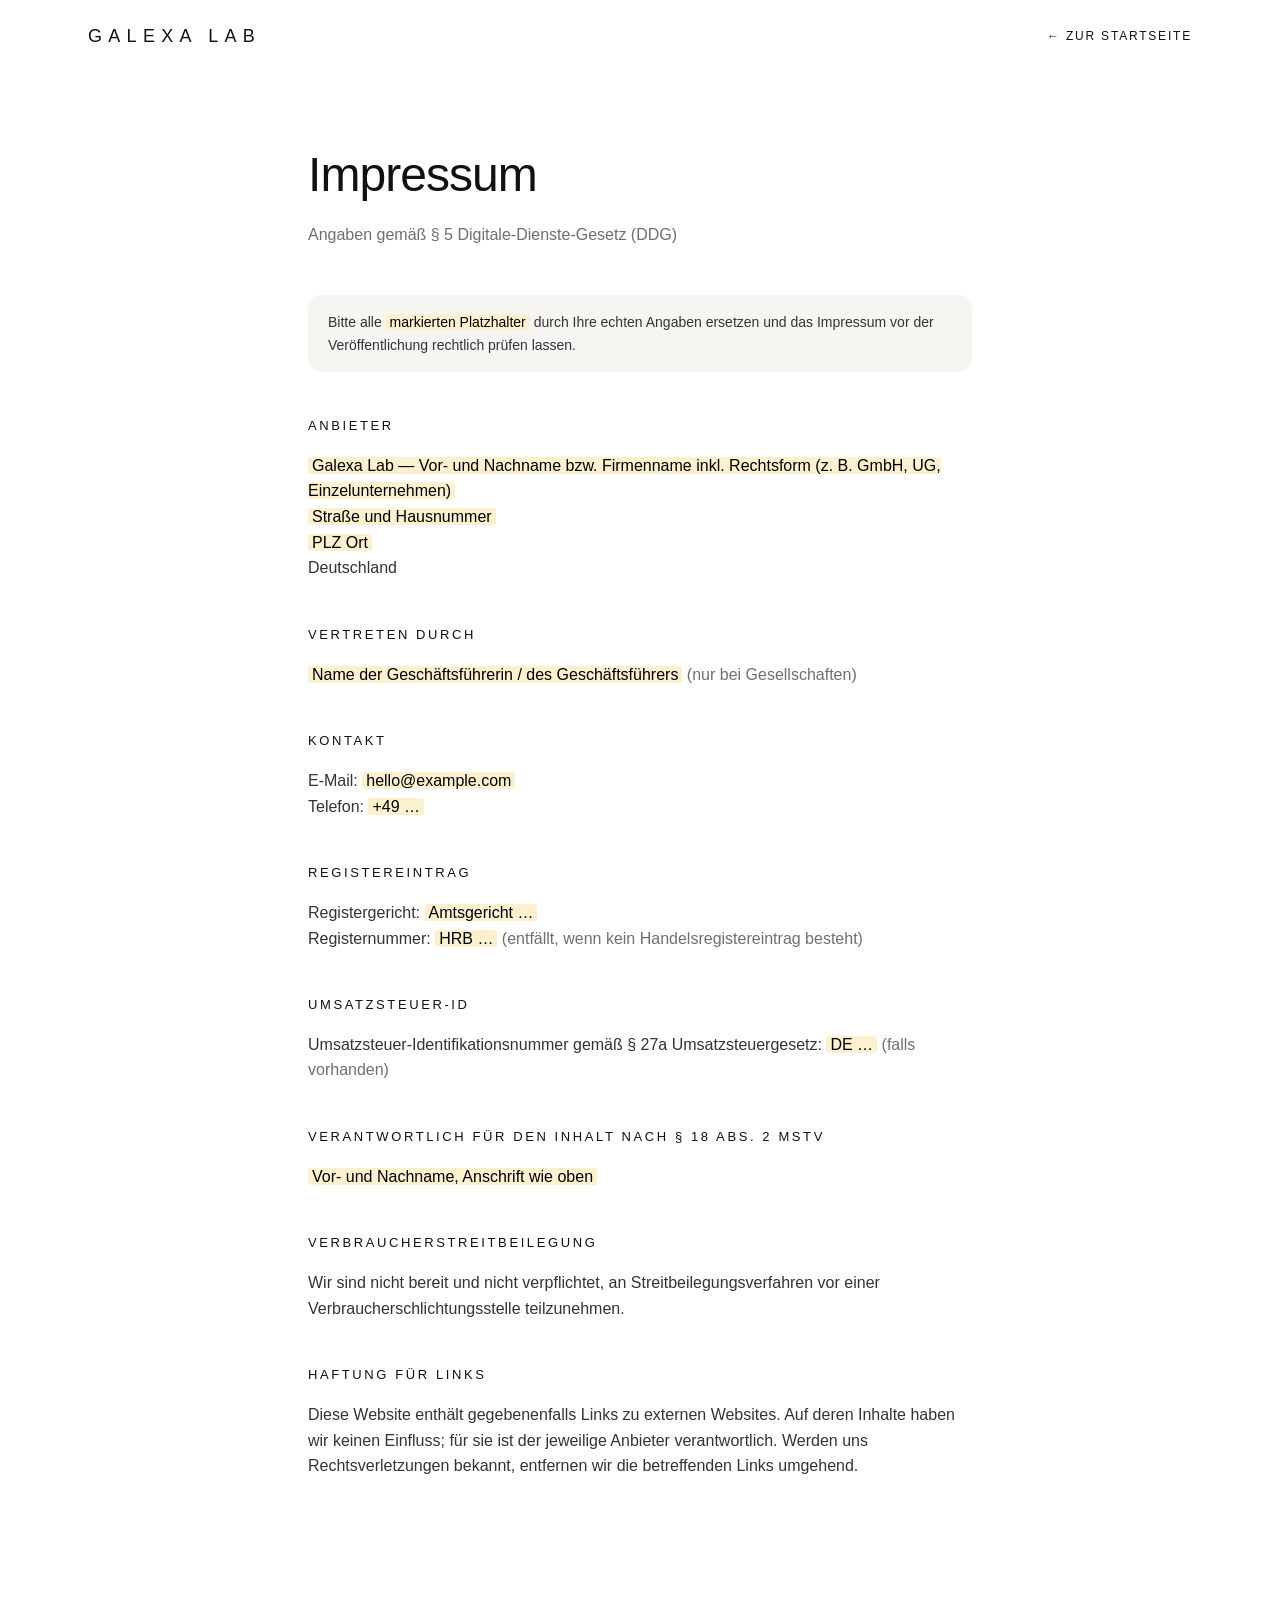
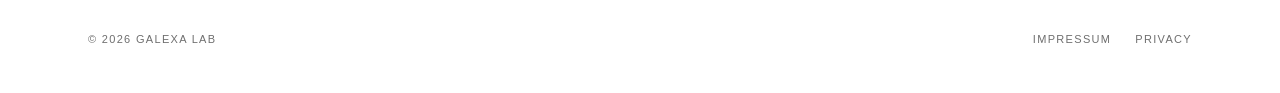
<file: impressum.html>
<!doctype html>
<html lang="de">
<head>
  <meta charset="utf-8" />
  <meta name="viewport" content="width=device-width, initial-scale=1, viewport-fit=cover" />
  <title>Impressum — Galexa Lab</title>
  <meta name="robots" content="noindex" />
  <link rel="stylesheet" href="assets/style.css?v=7" />
</head>
<body>

  <header class="site-header">
    <div class="wrap header-bar">
      <a href="index.html" class="logo">Galexa Lab</a>
      <a href="index.html" class="link">← Zur Startseite</a>
    </div>
  </header>

  <main class="wrap legal">
    <h1>Impressum</h1>
    <p class="sub">Angaben gemäß § 5 Digitale-Dienste-Gesetz (DDG)</p>

    <p class="legal-note">Bitte alle <mark>markierten Platzhalter</mark> durch Ihre echten Angaben ersetzen und das Impressum vor der Veröffentlichung rechtlich prüfen lassen.</p>

    <h2>Anbieter</h2>
    <p>
      <mark>Galexa Lab — Vor- und Nachname bzw. Firmenname inkl. Rechtsform (z. B. GmbH, UG, Einzelunternehmen)</mark><br />
      <mark>Straße und Hausnummer</mark><br />
      <mark>PLZ Ort</mark><br />
      Deutschland
    </p>

    <h2>Vertreten durch</h2>
    <p><mark>Name der Geschäftsführerin / des Geschäftsführers</mark> <span class="muted">(nur bei Gesellschaften)</span></p>

    <h2>Kontakt</h2>
    <p>
      E-Mail: <mark>hello@example.com</mark><br />
      Telefon: <mark>+49 …</mark>
    </p>

    <h2>Registereintrag</h2>
    <p>
      Registergericht: <mark>Amtsgericht …</mark><br />
      Registernummer: <mark>HRB …</mark>
      <span class="muted">(entfällt, wenn kein Handelsregistereintrag besteht)</span>
    </p>

    <h2>Umsatzsteuer-ID</h2>
    <p>Umsatzsteuer-Identifikationsnummer gemäß § 27a Umsatzsteuergesetz: <mark>DE …</mark> <span class="muted">(falls vorhanden)</span></p>

    <h2>Verantwortlich für den Inhalt nach § 18 Abs. 2 MStV</h2>
    <p><mark>Vor- und Nachname, Anschrift wie oben</mark></p>

    <h2>Verbraucherstreitbeilegung</h2>
    <p>Wir sind nicht bereit und nicht verpflichtet, an Streitbeilegungsverfahren vor einer Verbraucherschlichtungsstelle teilzunehmen.</p>

    <h2>Haftung für Links</h2>
    <p>Diese Website enthält gegebenenfalls Links zu externen Websites. Auf deren Inhalte haben wir keinen Einfluss; für sie ist der jeweilige Anbieter verantwortlich. Werden uns Rechtsverletzungen bekannt, entfernen wir die betreffenden Links umgehend.</p>
  </main>

  <footer class="wrap site-footer">
    <span>© 2026 Galexa Lab</span>
    <nav>
      <a href="impressum.html">Impressum</a>
      <a href="privacy.html">Privacy</a>
    </nav>
  </footer>
</body>
</html>
</file>
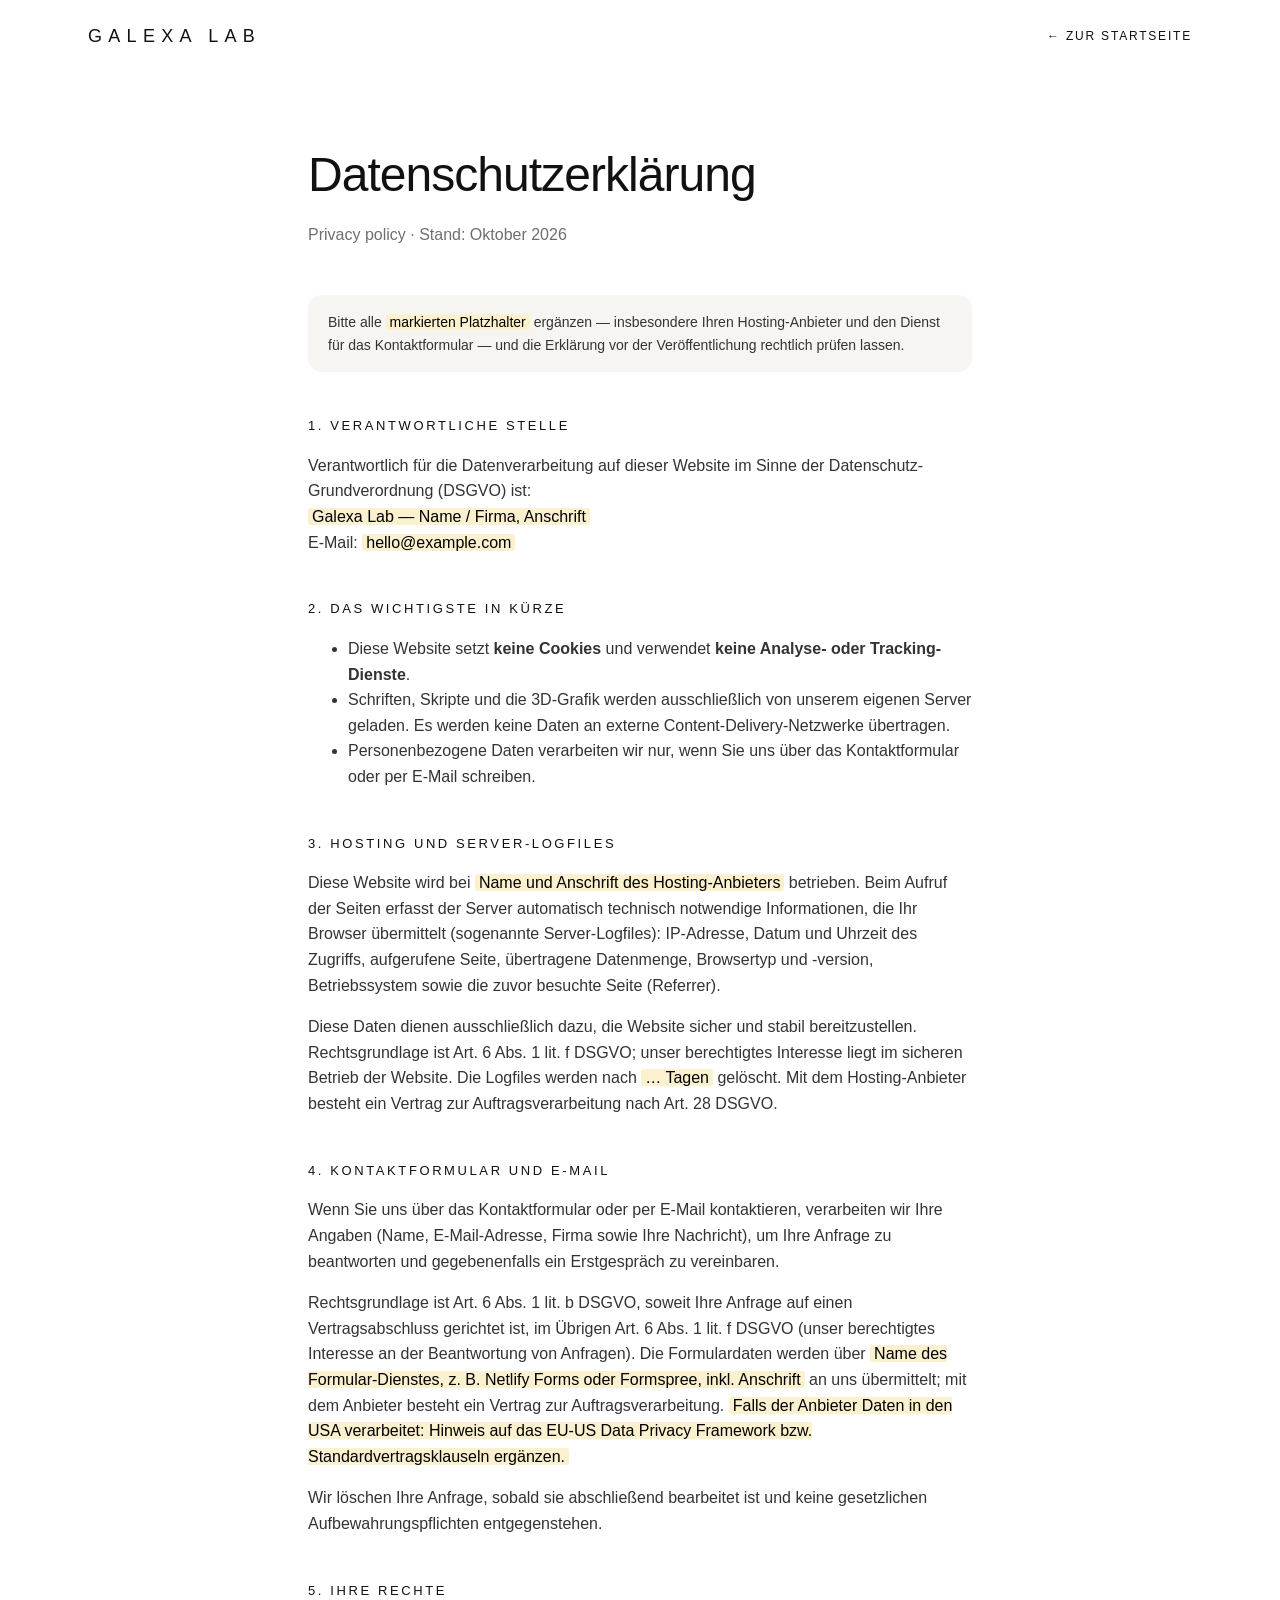
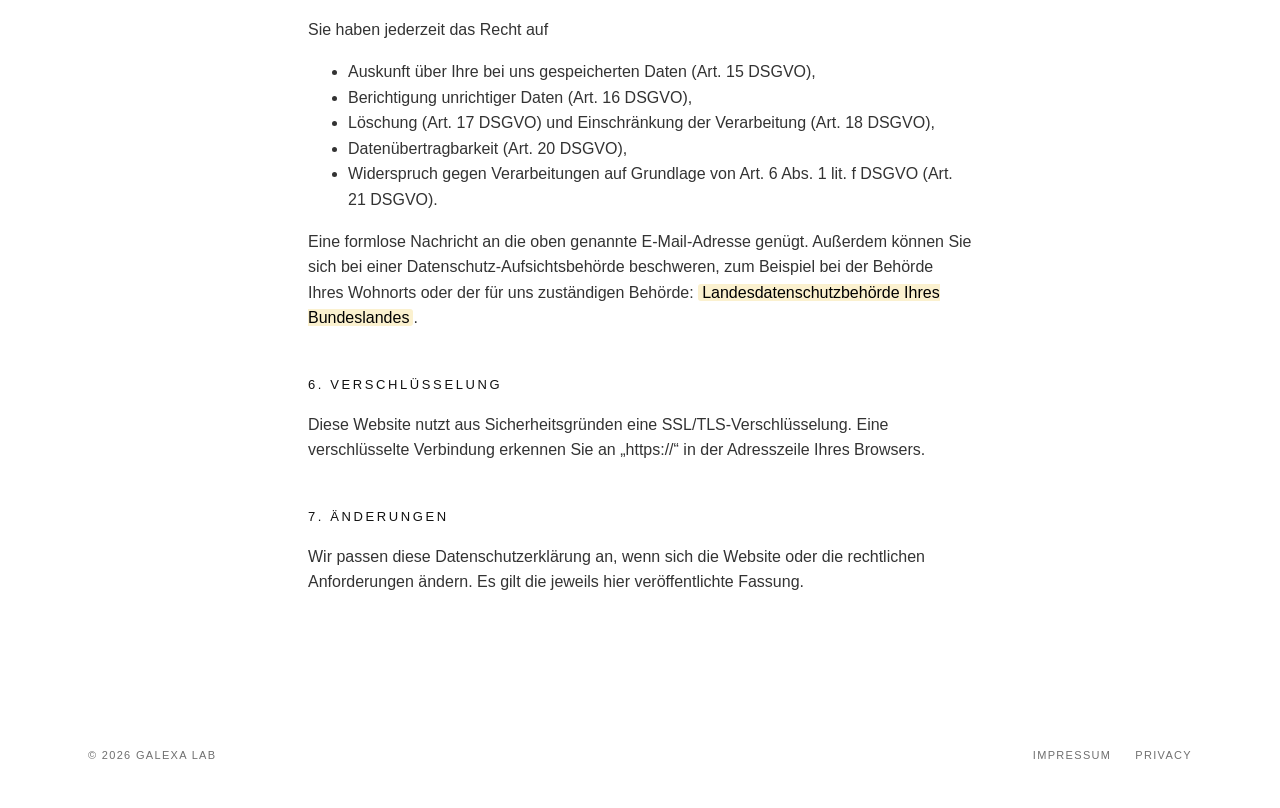
<file: privacy.html>
<!doctype html>
<html lang="de">
<head>
  <meta charset="utf-8" />
  <meta name="viewport" content="width=device-width, initial-scale=1, viewport-fit=cover" />
  <title>Datenschutz — Galexa Lab</title>
  <meta name="robots" content="noindex" />
  <link rel="stylesheet" href="assets/style.css?v=7" />
</head>
<body>

  <header class="site-header">
    <div class="wrap header-bar">
      <a href="index.html" class="logo">Galexa Lab</a>
      <a href="index.html" class="link">← Zur Startseite</a>
    </div>
  </header>

  <main class="wrap legal">
    <h1>Datenschutzerklärung</h1>
    <p class="sub">Privacy policy · Stand: Oktober 2026</p>

    <p class="legal-note">Bitte alle <mark>markierten Platzhalter</mark> ergänzen — insbesondere Ihren Hosting-Anbieter und den Dienst für das Kontaktformular — und die Erklärung vor der Veröffentlichung rechtlich prüfen lassen.</p>

    <h2>1. Verantwortliche Stelle</h2>
    <p>
      Verantwortlich für die Datenverarbeitung auf dieser Website im Sinne der Datenschutz-Grundverordnung (DSGVO) ist:<br />
      <mark>Galexa Lab — Name / Firma, Anschrift</mark><br />
      E-Mail: <mark>hello@example.com</mark>
    </p>

    <h2>2. Das Wichtigste in Kürze</h2>
    <ul>
      <li>Diese Website setzt <strong>keine Cookies</strong> und verwendet <strong>keine Analyse- oder Tracking-Dienste</strong>.</li>
      <li>Schriften, Skripte und die 3D-Grafik werden ausschließlich von unserem eigenen Server geladen. Es werden keine Daten an externe Content-Delivery-Netzwerke übertragen.</li>
      <li>Personenbezogene Daten verarbeiten wir nur, wenn Sie uns über das Kontaktformular oder per E-Mail schreiben.</li>
    </ul>

    <h2>3. Hosting und Server-Logfiles</h2>
    <p>Diese Website wird bei <mark>Name und Anschrift des Hosting-Anbieters</mark> betrieben. Beim Aufruf der Seiten erfasst der Server automatisch technisch notwendige Informationen, die Ihr Browser übermittelt (sogenannte Server-Logfiles): IP-Adresse, Datum und Uhrzeit des Zugriffs, aufgerufene Seite, übertragene Datenmenge, Browsertyp und -version, Betriebssystem sowie die zuvor besuchte Seite (Referrer).</p>
    <p>Diese Daten dienen ausschließlich dazu, die Website sicher und stabil bereitzustellen. Rechtsgrundlage ist Art. 6 Abs. 1 lit. f DSGVO; unser berechtigtes Interesse liegt im sicheren Betrieb der Website. Die Logfiles werden nach <mark>… Tagen</mark> gelöscht. Mit dem Hosting-Anbieter besteht ein Vertrag zur Auftragsverarbeitung nach Art. 28 DSGVO.</p>

    <h2>4. Kontaktformular und E-Mail</h2>
    <p>Wenn Sie uns über das Kontaktformular oder per E-Mail kontaktieren, verarbeiten wir Ihre Angaben (Name, E-Mail-Adresse, Firma sowie Ihre Nachricht), um Ihre Anfrage zu beantworten und gegebenenfalls ein Erstgespräch zu vereinbaren.</p>
    <p>Rechtsgrundlage ist Art. 6 Abs. 1 lit. b DSGVO, soweit Ihre Anfrage auf einen Vertragsabschluss gerichtet ist, im Übrigen Art. 6 Abs. 1 lit. f DSGVO (unser berechtigtes Interesse an der Beantwortung von Anfragen). Die Formulardaten werden über <mark>Name des Formular-Dienstes, z. B. Netlify Forms oder Formspree, inkl. Anschrift</mark> an uns übermittelt; mit dem Anbieter besteht ein Vertrag zur Auftragsverarbeitung. <mark>Falls der Anbieter Daten in den USA verarbeitet: Hinweis auf das EU-US Data Privacy Framework bzw. Standardvertragsklauseln ergänzen.</mark></p>
    <p>Wir löschen Ihre Anfrage, sobald sie abschließend bearbeitet ist und keine gesetzlichen Aufbewahrungspflichten entgegenstehen.</p>

    <h2>5. Ihre Rechte</h2>
    <p>Sie haben jederzeit das Recht auf</p>
    <ul>
      <li>Auskunft über Ihre bei uns gespeicherten Daten (Art. 15 DSGVO),</li>
      <li>Berichtigung unrichtiger Daten (Art. 16 DSGVO),</li>
      <li>Löschung (Art. 17 DSGVO) und Einschränkung der Verarbeitung (Art. 18 DSGVO),</li>
      <li>Datenübertragbarkeit (Art. 20 DSGVO),</li>
      <li>Widerspruch gegen Verarbeitungen auf Grundlage von Art. 6 Abs. 1 lit. f DSGVO (Art. 21 DSGVO).</li>
    </ul>
    <p>Eine formlose Nachricht an die oben genannte E-Mail-Adresse genügt. Außerdem können Sie sich bei einer Datenschutz-Aufsichtsbehörde beschweren, zum Beispiel bei der Behörde Ihres Wohnorts oder der für uns zuständigen Behörde: <mark>Landesdatenschutzbehörde Ihres Bundeslandes</mark>.</p>

    <h2>6. Verschlüsselung</h2>
    <p>Diese Website nutzt aus Sicherheitsgründen eine SSL/TLS-Verschlüsselung. Eine verschlüsselte Verbindung erkennen Sie an „https://“ in der Adresszeile Ihres Browsers.</p>

    <h2>7. Änderungen</h2>
    <p>Wir passen diese Datenschutzerklärung an, wenn sich die Website oder die rechtlichen Anforderungen ändern. Es gilt die jeweils hier veröffentlichte Fassung.</p>
  </main>

  <footer class="wrap site-footer">
    <span>© 2026 Galexa Lab</span>
    <nav>
      <a href="impressum.html">Impressum</a>
      <a href="privacy.html">Privacy</a>
    </nav>
  </footer>
</body>
</html>
</file>
<file: assets/style.css>
:root {
  --bg: #ffffff;
  --band: #f6f5f2;
  --sky-top: #e8edf2;
  --sky-bottom: #f6f3ee;
  --fg: #111111;
  --muted: #6f6f6f;
  --soft: #ecebe7;
  --font: "Helvetica Neue", Helvetica, Arial, sans-serif;
  --gutter: clamp(16px, 4vw, 48px);
  /* pastel accents */
  --p-busy: #e9e3df;
  --p-analysis: #cddff3;
  --p-clients: #ddd5f5;
  --p-ideas: #f6e6b4;
  --p-core: #f3f2ef;
}

* { box-sizing: border-box; }
html { scroll-behavior: smooth; scroll-padding-top: 80px; }
body {
  margin: 0;
  background: var(--bg);
  color: var(--fg);
  font-family: var(--font);
  font-size: 16px;
  line-height: 1.6;
  -webkit-font-smoothing: antialiased;
}
a { color: inherit; text-decoration: none; }
a:hover { opacity: .6; }

.wrap { padding-inline: var(--gutter); max-width: 1200px; margin: 0 auto; }
.narrow { max-width: 720px; }
.muted { color: var(--muted); }
.center { text-align: center; }

/* ---------- Header ---------- */
.site-header {
  position: sticky; top: env(safe-area-inset-top, 0px); z-index: 20;
  background: rgba(255,255,255,.8);
  backdrop-filter: blur(10px);
  transition: box-shadow .3s;
}
/* a soft fade under the header instead of a line */
.site-header.scrolled { box-shadow: 0 10px 30px -18px rgba(0,0,0,.18); }
.header-bar {
  display: flex; align-items: center; justify-content: space-between;
  padding-block: 22px;
}
.logo { font-size: 18px; letter-spacing: .35em; text-transform: uppercase; }
.nav { display: flex; align-items: center; gap: 32px; }
.nav a { font-size: 11px; letter-spacing: .2em; text-transform: uppercase; }
.menu-toggle {
  display: none; background: none; border: 0; padding: 0; cursor: pointer;
  font: inherit; font-size: 11px; letter-spacing: .2em; text-transform: uppercase; color: var(--fg);
}

/* ---------- Hero: full-screen 3D scene ---------- */
.hero {
  position: relative; overflow: hidden;
  /* --city: extra strip of skyline under the office, where the fade happens */
  --city: 20vh;
  height: calc(100svh - 82px + var(--city)); min-height: 620px;
  background: linear-gradient(100deg, #f1eff0 0%, #ebe8ea 42%, #f4f3f3 75%, #f7f7f7 100%);
}
/* soft plum glow drifting behind the office */
.hero::before {
  content: ""; position: absolute; inset: -15%; z-index: 0; pointer-events: none;
  background:
    radial-gradient(34% 58% at 30% 56%, rgba(150, 118, 148, .42) 0%, rgba(170, 146, 166, .3) 30%, rgba(205, 196, 203, .14) 56%, rgba(230, 226, 229, 0) 80%),
    radial-gradient(26% 34% at 40% 12%, rgba(170, 146, 162, .18), rgba(170, 146, 162, 0) 72%);
  filter: blur(24px);
  animation: orb-drift 24s ease-in-out infinite alternate;
}
@keyframes orb-drift {
  from { transform: translate(-3%, 2%) scale(1); }
  to   { transform: translate(4%, -3%) scale(1.08); }
}
.hero-tiles { position: absolute; inset: 0; width: 100%; height: 100%; z-index: 0; display: block; }
.hero > .office.is-3d { position: absolute; inset: 0; z-index: 0; cursor: pointer; touch-action: manipulation; }
.office.is-3d canvas { position: absolute; inset: 0; width: 100% !important; height: 100% !important; display: block; }
.hero-fade {
  position: absolute; inset: 0; z-index: 1; pointer-events: none;
  /* soft fade into the white page — only over the city strip, never over the office */
  background: linear-gradient(180deg,
    rgba(255,255,255,0) calc(100% - var(--city)), rgba(255,255,255,.55) calc(100% - var(--city) * .55), #fff 100%);
}
.hero-inner {
  position: relative; z-index: 2; pointer-events: none; height: 100%;
  display: flex; flex-direction: column; padding: 16px var(--gutter) calc(var(--city) + 4px);
}
.office-target { flex: 1; width: 100%; min-height: 0; }

/* ---------- Opening text: revealed step by step on scroll ---------- */
.opening { position: relative; height: 230vh; }
.opening-inner {
  position: sticky; top: 82px; height: calc(100svh - 82px);
  display: flex; flex-direction: column; align-items: center; justify-content: center; text-align: center;
}
.eyebrow { font-size: 11px; letter-spacing: .3em; text-transform: uppercase; margin: 0 0 24px; }
.opening h1 {
  font-size: clamp(44px, 7vw, 104px);
  font-weight: 300; line-height: 1.02; letter-spacing: -.02em;
  margin: 0 0 32px;
}
.opening h1 span { display: block; }
.lead { font-size: clamp(17px, 1.7vw, 21px); max-width: 620px; margin: 0 auto 40px; color: #2a2a2a; }
.actions { display: flex; flex-wrap: wrap; justify-content: center; align-items: center; gap: 18px 32px; }
.link { font-size: 12px; letter-spacing: .15em; text-transform: uppercase; }
.js .opening [data-step] {
  opacity: 0; transform: translateY(26px); filter: blur(8px); visibility: hidden;
  transition: opacity .45s ease, transform .45s cubic-bezier(.2, .8, .2, 1), filter .45s ease, visibility 0s .45s;
}
.js .opening [data-step].shown {
  opacity: 1; transform: none; filter: none; visibility: visible;
  transition: opacity .45s ease, transform .45s cubic-bezier(.2, .8, .2, 1), filter .45s ease, visibility 0s;
}

/* ---------- Office illustration ---------- */
.office-target > .office svg { display: block; width: 100%; height: auto; cursor: pointer; }
.office-caption {
  pointer-events: auto; text-align: center; margin: 0;
  font-size: 11px; letter-spacing: .2em; text-transform: uppercase; color: var(--muted);
}
.office-caption #flowCount { color: #4f9e74; font-weight: 600; }
.office-overlay { position: absolute; inset: 0; pointer-events: none; }
.bub {
  position: absolute; width: var(--bub, 40px); aspect-ratio: 44 / 40;
  transform: translate(calc(-50% + var(--side) * var(--bub, 40px) * .32), -100%);
}
.bub > div { position: absolute; inset: 0; transition: opacity .3s ease, transform .35s cubic-bezier(.3, 1.4, .5, 1); }
.bub svg { width: 100%; height: 100%; display: block; overflow: visible; filter: drop-shadow(0 1px 2px rgba(0,0,0,.05)); }
.bub-calm { opacity: 0; transform: scale(.3) translateY(20%); }
.bub.calm .bub-calm { opacity: 1; transform: none; }
.bub.calm .bub-stress { opacity: 0; transform: scale(.5); }
/* SVG fallback states */
.office .stress, .office .calm-el {
  transform-box: fill-box; transform-origin: center;
  transition: opacity .4s ease, transform .4s cubic-bezier(.3, 1.4, .5, 1);
}
.office .calm-el { opacity: 0; transform: scale(.5); }
.office .calm .calm-el { opacity: 1; transform: none; }
.office .calm .stress { opacity: 0; transform: scale(.6); }
.office .leaf { fill: #b7c3b3; transition: fill .6s ease; }
.office .calm .leaf { fill: #93cfa8; }

.office .jitter, .office .float { transform-box: fill-box; transform-origin: center; }
.office .jitter { animation: jitter .5s steps(2) infinite; }
.office .float { animation: float 2.8s ease-in-out infinite; }
@keyframes jitter {
  0%   { transform: translate(0, 0) rotate(0); }
  50%  { transform: translate(.8px, -.6px) rotate(2deg); }
  100% { transform: translate(-.6px, .4px) rotate(-1.5deg); }
}
@keyframes float {
  0%, 100% { transform: translateY(0); }
  50%      { transform: translateY(-4px); }
}

.btn {
  display: inline-block;
  background: var(--fg); color: var(--bg);
  border: 1px solid var(--fg);
  padding: 16px 30px;
  font: inherit; font-size: 11px; letter-spacing: .25em; text-transform: uppercase;
  cursor: pointer; text-align: center;
}
.btn:hover { background: transparent; color: var(--fg); opacity: 1; }

/* Button design 1 — pill with an arrow that slides across and turns on hover.
   Active when <html data-buttons="arrow">. */
[data-buttons="arrow"] .btn-icon {
  position: relative; display: inline-flex; align-items: center; justify-content: center;
  height: 48px; padding: 4px 58px 4px 24px; border: 0; border-radius: 999px; overflow: hidden;
  background: var(--fg); color: #fff; cursor: pointer;
  font: inherit; font-size: 14px; font-weight: 500; letter-spacing: .01em; text-transform: none;
  transition: padding .5s ease;
}
[data-buttons="arrow"] .btn-icon .label { position: relative; z-index: 1; white-space: nowrap; }
[data-buttons="arrow"] .btn-icon .arrow {
  position: absolute; right: 4px; top: 50%; width: 40px; height: 40px; margin-top: -20px;
  display: flex; align-items: center; justify-content: center;
  border-radius: 50%; background: #fff; color: var(--fg);
  transition: right .5s ease, transform .5s ease;
}
[data-buttons="arrow"] .btn-icon:hover, [data-buttons="arrow"] .btn-icon:focus-visible { padding: 4px 24px 4px 58px; opacity: 1; }
[data-buttons="arrow"] .btn-icon:hover .arrow, [data-buttons="arrow"] .btn-icon:focus-visible .arrow { right: calc(100% - 44px); transform: rotate(45deg); }
[data-buttons="arrow"] .btn-icon:focus-visible { outline: 2px solid #8fb0a0; outline-offset: 3px; }
[data-buttons="arrow"] .btn-icon:disabled { opacity: .5; cursor: wait; }
[data-buttons="arrow"] .btn-icon.wide { width: 100%; }
[data-buttons="arrow"] .btn-icon.sm { height: 40px; padding: 4px 48px 4px 18px; font-size: 13px; }
[data-buttons="arrow"] .btn-icon.sm .arrow { width: 32px; height: 32px; margin-top: -16px; }
[data-buttons="arrow"] .btn-icon.sm:hover, [data-buttons="arrow"] .btn-icon.sm:focus-visible { padding: 4px 18px 4px 48px; }
[data-buttons="arrow"] .btn-icon.sm:hover .arrow, [data-buttons="arrow"] .btn-icon.sm:focus-visible .arrow { right: calc(100% - 36px); }
[data-buttons="arrow"] .nav a.btn-icon { font-size: 13px; letter-spacing: .01em; text-transform: none; }

/* Button design 2 — "liquid metal": black glossy pill with a flowing iridescent chrome ring.
   Active when <html data-buttons="metal">. */
@property --metal-angle { syntax: "<angle>"; inherits: false; initial-value: 0deg; }
@keyframes metal-flow { to { --metal-angle: 360deg; } }
[data-buttons="metal"] .btn-icon {
  position: relative; isolation: isolate; display: inline-flex; align-items: center; justify-content: center;
  height: 44px; padding: 0 28px; border: 0; border-radius: 999px; cursor: pointer;
  font: inherit; font-size: 15px; font-weight: 500; letter-spacing: .01em; text-transform: none; color: #8a8a8a;
  background: conic-gradient(from var(--metal-angle),
    #c9c9cf, #ffffff 8%, #b9c7ff 16%, #8f8f97 26%, #e6d0ff 36%, #fbfbfc 44%,
    #ffc9de 54%, #9d9da5 64%, #fff0c8 74%, #f2f2f4 84%, #c9c9cf);
  box-shadow: 0 12px 24px -8px rgba(0,0,0,.45);
  animation: metal-flow 5s linear infinite;
  transition: transform .2s ease, color .3s ease, box-shadow .2s ease;
}
/* glossy black fill, inset by the ring width */
[data-buttons="metal"] .btn-icon::before {
  content: ""; position: absolute; inset: 2.5px; z-index: -1; border-radius: inherit;
  background: linear-gradient(180deg, #1a1a1a 0%, #000 100%);
  box-shadow: inset 0 1px 0 rgba(255,255,255,.08);
}
/* soft glow: a blurred copy of the ring */
[data-buttons="metal"] .btn-icon::after {
  content: ""; position: absolute; inset: -1px; z-index: -2; border-radius: inherit;
  background: inherit; filter: blur(7px); opacity: .3; transition: opacity .3s ease;
}
[data-buttons="metal"] .btn-icon .label { position: relative; white-space: nowrap; }
[data-buttons="metal"] .btn-icon .arrow { display: none; }
[data-buttons="metal"] .btn-icon:hover, [data-buttons="metal"] .btn-icon:focus-visible {
  color: #bdbdbd; transform: scale(1.02); opacity: 1; animation-duration: 2.4s;
}
[data-buttons="metal"] .btn-icon:hover::after, [data-buttons="metal"] .btn-icon:focus-visible::after { opacity: .55; }
[data-buttons="metal"] .btn-icon:active { transform: scale(.97); box-shadow: 0 6px 12px -6px rgba(0,0,0,.45); }
[data-buttons="metal"] .btn-icon:focus-visible { outline: 2px solid #9fb6c9; outline-offset: 4px; }
[data-buttons="metal"] .btn-icon:disabled { opacity: .5; cursor: wait; }
[data-buttons="metal"] .btn-icon.wide { width: 100%; }
[data-buttons="metal"] .btn-icon.sm { height: 40px; padding: 0 22px; font-size: 13px; }
/* icon-only round variant (e.g. a sparkles icon) */
[data-buttons="metal"] .btn-icon.round { width: 44px; padding: 0; }
@media (prefers-reduced-motion: reduce) { [data-buttons="metal"] .btn-icon { animation: none; } }

/* ---------- Sections ---------- */
.section { padding-block: clamp(72px, 10vw, 128px); }
/* tinted sections fade in and out instead of hard edges */
.band { background: linear-gradient(180deg, var(--bg) 0%, var(--band) 18%, var(--band) 82%, var(--bg) 100%); }
.section-title {
  text-align: center; font-size: 12px; font-weight: 400;
  letter-spacing: .3em; text-transform: uppercase; margin: 0 0 32px;
}
.intro { max-width: 640px; margin: 0 auto 56px; text-align: center; color: var(--muted); font-size: 17px; }
.num { display: block; font-size: 11px; letter-spacing: .2em; color: var(--muted); margin-bottom: 18px; }
h3 { font-size: 18px; font-weight: 400; margin: 0 0 10px; }

.statement { padding-block: clamp(56px, 8vw, 104px); max-width: 860px; text-align: center; }
.statement p { font-size: clamp(22px, 2.8vw, 32px); font-weight: 300; line-height: 1.35; margin: 0 0 20px; }

.solutions { display: grid; grid-template-columns: repeat(3, 1fr); gap: 20px; margin-top: 56px; }
/* Cards share the liquid-metal ring of the buttons, with a white glossy fill */
.solution {
  position: relative; isolation: isolate;
  padding: 34px 30px 38px; border-radius: 22px;
  background: conic-gradient(from var(--metal-angle),
    #d7d7dc, #ffffff 8%, #c9d4ff 16%, #a9a9b1 26%, #eadcff 36%, #fdfdfe 44%,
    #ffd6e6 54%, #b4b4bc 64%, #fff3d4 74%, #f4f4f6 84%, #d7d7dc);
  box-shadow: 0 18px 36px -18px rgba(0,0,0,.22);
  animation: metal-flow 7s linear infinite;
  transition: scale .3s ease, box-shadow .3s ease;
}
.solution::before {
  content: ""; position: absolute; inset: 2px; z-index: -1; border-radius: 20px;
  background: linear-gradient(180deg, #ffffff 0%, #fafafa 100%);
  box-shadow: inset 0 1px 0 rgba(255,255,255,.9);
}
.solution::after {
  content: ""; position: absolute; inset: -1px; z-index: -2; border-radius: inherit;
  background: inherit; filter: blur(10px); opacity: .25; transition: opacity .3s ease;
}
.solution:nth-child(2) { animation-delay: -1.2s; }
.solution:nth-child(3) { animation-delay: -2.4s; }
.solution:nth-child(4) { animation-delay: -3.6s; }
.solution:nth-child(5) { animation-delay: -4.8s; }
.solution:nth-child(6) { animation-delay: -6s; }
.solution:hover { scale: 1.02; animation-duration: 3s; box-shadow: 0 24px 44px -20px rgba(0,0,0,.28); }
.solution:hover::after { opacity: .5; }
.solution p { color: var(--muted); margin: 0; }

/* ---------- Value ---------- */
.report {
  display: grid; grid-template-columns: 1fr auto 1fr; gap: clamp(32px, 5vw, 72px);
  align-items: center; max-width: 1080px; margin: 24px auto 0;
}
.team-size { display: block; }
.team-size .q { display: block; font-size: 12px; letter-spacing: .2em; text-transform: uppercase; color: var(--muted); }
.team-size output { display: block; margin: 6px 0 14px; font-size: 22px; font-weight: 300; color: var(--muted); }
.team-size output b { font-size: clamp(48px, 5vw, 64px); font-weight: 300; color: var(--fg); letter-spacing: -.03em; margin-right: 6px; }
.team-size input[type="range"] { width: 100%; height: 26px; margin: 0; -webkit-appearance: none; appearance: none; background: transparent; cursor: pointer; }
.team-size input[type="range"]::-webkit-slider-runnable-track { height: 6px; border-radius: 6px; background: #e3e6e4; }
.team-size input[type="range"]::-moz-range-track { height: 6px; border-radius: 6px; background: #e3e6e4; }
.team-size input[type="range"]::-webkit-slider-thumb {
  -webkit-appearance: none; width: 26px; height: 26px; margin-top: -10px; border-radius: 50%;
  background: #fff; border: 1px solid #cfdcd5; box-shadow: 0 4px 12px -4px rgba(0,0,0,.2);
}
.team-size input[type="range"]::-moz-range-thumb { width: 26px; height: 26px; border-radius: 50%; background: #fff; border: 1px solid #cfdcd5; }
.chips { display: flex; flex-wrap: wrap; gap: 8px; margin-top: 26px; }
.chips label { cursor: pointer; }
.chips input { position: absolute; opacity: 0; pointer-events: none; }
.chips { gap: 10px; }
/* Chips share the liquid-metal ring of the buttons: white when idle, glossy black when chosen */
.chips span {
  position: relative; isolation: isolate; display: inline-flex; align-items: center;
  height: 38px; padding: 0 18px; border-radius: 999px; font-size: 13px; font-weight: 500; color: #8a8a8a;
  background: conic-gradient(from var(--metal-angle),
    #d7d7dc, #ffffff 8%, #c9d4ff 16%, #a9a9b1 26%, #eadcff 36%, #fdfdfe 44%,
    #ffd6e6 54%, #b4b4bc 64%, #fff3d4 74%, #f4f4f6 84%, #d7d7dc);
  box-shadow: 0 10px 20px -10px rgba(0,0,0,.25);
  animation: metal-flow 6s linear infinite;
  transition: transform .2s ease, color .3s ease, box-shadow .2s ease;
}
.chips span::before {
  content: ""; position: absolute; inset: 2px; z-index: -1; border-radius: inherit;
  background: linear-gradient(180deg, #ffffff 0%, #f7f7f7 100%);
  transition: background .3s ease;
}
.chips span::after {
  content: ""; position: absolute; inset: -1px; z-index: -2; border-radius: inherit;
  background: inherit; filter: blur(7px); opacity: .25; transition: opacity .3s ease;
}
.chips label:nth-child(2) span { animation-delay: -1.5s; }
.chips label:nth-child(3) span { animation-delay: -3s; }
.chips label:nth-child(4) span { animation-delay: -4.5s; }
.chips label:hover span { transform: scale(1.03); color: #555; animation-duration: 2.4s; }
.chips label:hover span::after { opacity: .5; }
.chips input:checked + span { color: #e6e6e6; box-shadow: 0 12px 24px -8px rgba(0,0,0,.45); }
.chips input:checked + span::before { background: linear-gradient(180deg, #1a1a1a 0%, #000 100%); }
.chips input:focus-visible + span { outline: 2px solid #9fb6c9; outline-offset: 3px; }

.ring-wrap {
  position: relative; isolation: isolate; width: clamp(220px, 24vw, 300px); aspect-ratio: 1; padding: 14px; border-radius: 50%;
  /* same liquid-metal ring as the buttons, around a white face */
  background: conic-gradient(from var(--metal-angle),
    #d7d7dc, #ffffff 8%, #c9d4ff 16%, #a9a9b1 26%, #eadcff 36%, #fdfdfe 44%,
    #ffd6e6 54%, #b4b4bc 64%, #fff3d4 74%, #f4f4f6 84%, #d7d7dc);
  box-shadow: 0 18px 36px -18px rgba(0,0,0,.25);
  animation: metal-flow 7s linear infinite;
}
.ring-wrap::before {
  content: ""; position: absolute; inset: 2.5px; z-index: -1; border-radius: inherit;
  background: linear-gradient(180deg, #ffffff 0%, #f8f8f8 100%);
  box-shadow: inset 0 1px 0 rgba(255,255,255,.9);
}
.ring-wrap::after {
  content: ""; position: absolute; inset: -1px; z-index: -2; border-radius: inherit;
  background: inherit; filter: blur(10px); opacity: .3;
}
.ring { width: 100%; height: 100%; transform: rotate(-90deg); }
.ring circle { fill: none; stroke-width: 12; stroke-linecap: round; }
.r-track { stroke: #efefef; }
.r-busy { stroke: #d9d9dc; transition: stroke-dasharray 1s cubic-bezier(.6, 0, .2, 1); }
.r-free { stroke: #2f8a5c; transition: stroke-dasharray 1.2s cubic-bezier(.6, 0, .2, 1); }
.ring-center {
  position: absolute; inset: 0; display: flex; flex-direction: column; align-items: center; justify-content: center; text-align: center;
}
.ring-center b { font-size: clamp(40px, 4.4vw, 56px); font-weight: 300; letter-spacing: -.03em; line-height: 1; color: #24734b; }
.ring-center span { margin-top: 8px; font-size: 13px; color: var(--muted); line-height: 1.4; }

.stats { display: grid; gap: 30px; }
.stats b { display: block; font-size: clamp(32px, 3.6vw, 46px); font-weight: 300; letter-spacing: -.03em; line-height: 1; }
.stats span { display: block; margin-top: 8px; font-size: 14px; color: var(--muted); max-width: 240px; }
.note { font-size: 12px; color: #a3a3a3; margin: 48px auto 0; text-align: center; max-width: 720px; line-height: 1.7; }

/* ---------- Contact ---------- */
form.contact { display: grid; gap: 20px; margin-top: 40px; }
.field label { display: block; font-size: 11px; letter-spacing: .2em; text-transform: uppercase; margin-bottom: 6px; color: var(--muted); }
.field input, .field textarea {
  width: 100%; font: inherit; padding: 12px 0; color: var(--fg);
  border: 0; border-bottom: 1px solid #dcdad5; background: transparent; border-radius: 0;
}
.field input:focus, .field textarea:focus { outline: none; border-color: var(--fg); }
.field textarea { min-height: 120px; resize: vertical; }
.form-note { text-align: center; color: var(--muted); }
.form-consent { font-size: 12px; color: #9a9a9a; margin: -4px 0 0; text-align: center; }
.form-consent a { text-decoration: underline; text-underline-offset: 2px; }
.hp { position: absolute; left: -9999px; width: 1px; height: 1px; overflow: hidden; }
.btn:disabled { opacity: .5; cursor: wait; }

/* ---------- Legal pages ---------- */
.legal { max-width: 760px; padding-block: 64px 96px; }
.legal h1 { font-size: clamp(32px, 4vw, 48px); font-weight: 300; letter-spacing: -.02em; margin: 0 0 8px; }
.legal .sub { color: var(--muted); margin: 0 0 48px; }
.legal h2 { font-size: 13px; font-weight: 500; letter-spacing: .2em; text-transform: uppercase; margin: 44px 0 12px; }
.legal p, .legal li { color: #333; }
.legal a { text-decoration: underline; text-underline-offset: 3px; }
.legal mark { background: #fbf1cf; padding: 0 4px; border-radius: 3px; }
.legal-note { background: #f6f5f2; border-radius: 14px; padding: 16px 20px; font-size: 14px; color: var(--muted); }

/* ---------- Footer ---------- */
.site-footer {
  padding-block: 40px 44px;
  display: flex; flex-wrap: wrap; justify-content: space-between; gap: 16px;
  font-size: 11px; letter-spacing: .12em; text-transform: uppercase; color: var(--muted);
}
.site-footer nav { display: flex; flex-wrap: wrap; gap: 8px 24px; }

/* ---------- Reveal ---------- */
.js .reveal {
  opacity: 0; transform: translateY(22px); filter: blur(6px);
  transition: opacity .4s ease, transform .4s cubic-bezier(.2, .8, .2, 1), filter .4s ease;
}
.js .reveal.in { opacity: 1; transform: none; filter: none; }

/* ---------- Responsive ---------- */
@media (max-width: 900px) {
  .hero { --city: 14vh; height: calc(78svh + var(--city)); }
  .solutions { grid-template-columns: repeat(2, 1fr); }
  .report { grid-template-columns: 1fr; justify-items: center; text-align: center; }
  .chips { justify-content: center; }
  .stats span { margin-inline: auto; }
}
@media (max-width: 640px) {
  .hero { --city: 12vh; height: calc(56svh + var(--city)); min-height: 500px; }
}
@media (max-width: 760px) {
  .menu-toggle { display: block; }
  .nav {
    position: absolute; top: 100%; left: 0; right: 0;
    flex-direction: column; gap: 22px; padding: 28px var(--gutter) 36px;
    background: var(--bg); box-shadow: 0 20px 30px -24px rgba(0,0,0,.25);
    display: none;
  }
  .nav.open { display: flex; }
  .solutions { grid-template-columns: 1fr; }
}
@media (prefers-reduced-motion: reduce) {
  html { scroll-behavior: auto; }
  * { transition: none !important; animation: none !important; }
  .reveal { opacity: 1; transform: none; }
  .hero::before, .solution, .chips span, .ring-wrap { animation: none; }
  .opening { height: auto; }
  .opening-inner { position: static; height: auto; padding-block: 96px; }
}
</file>
